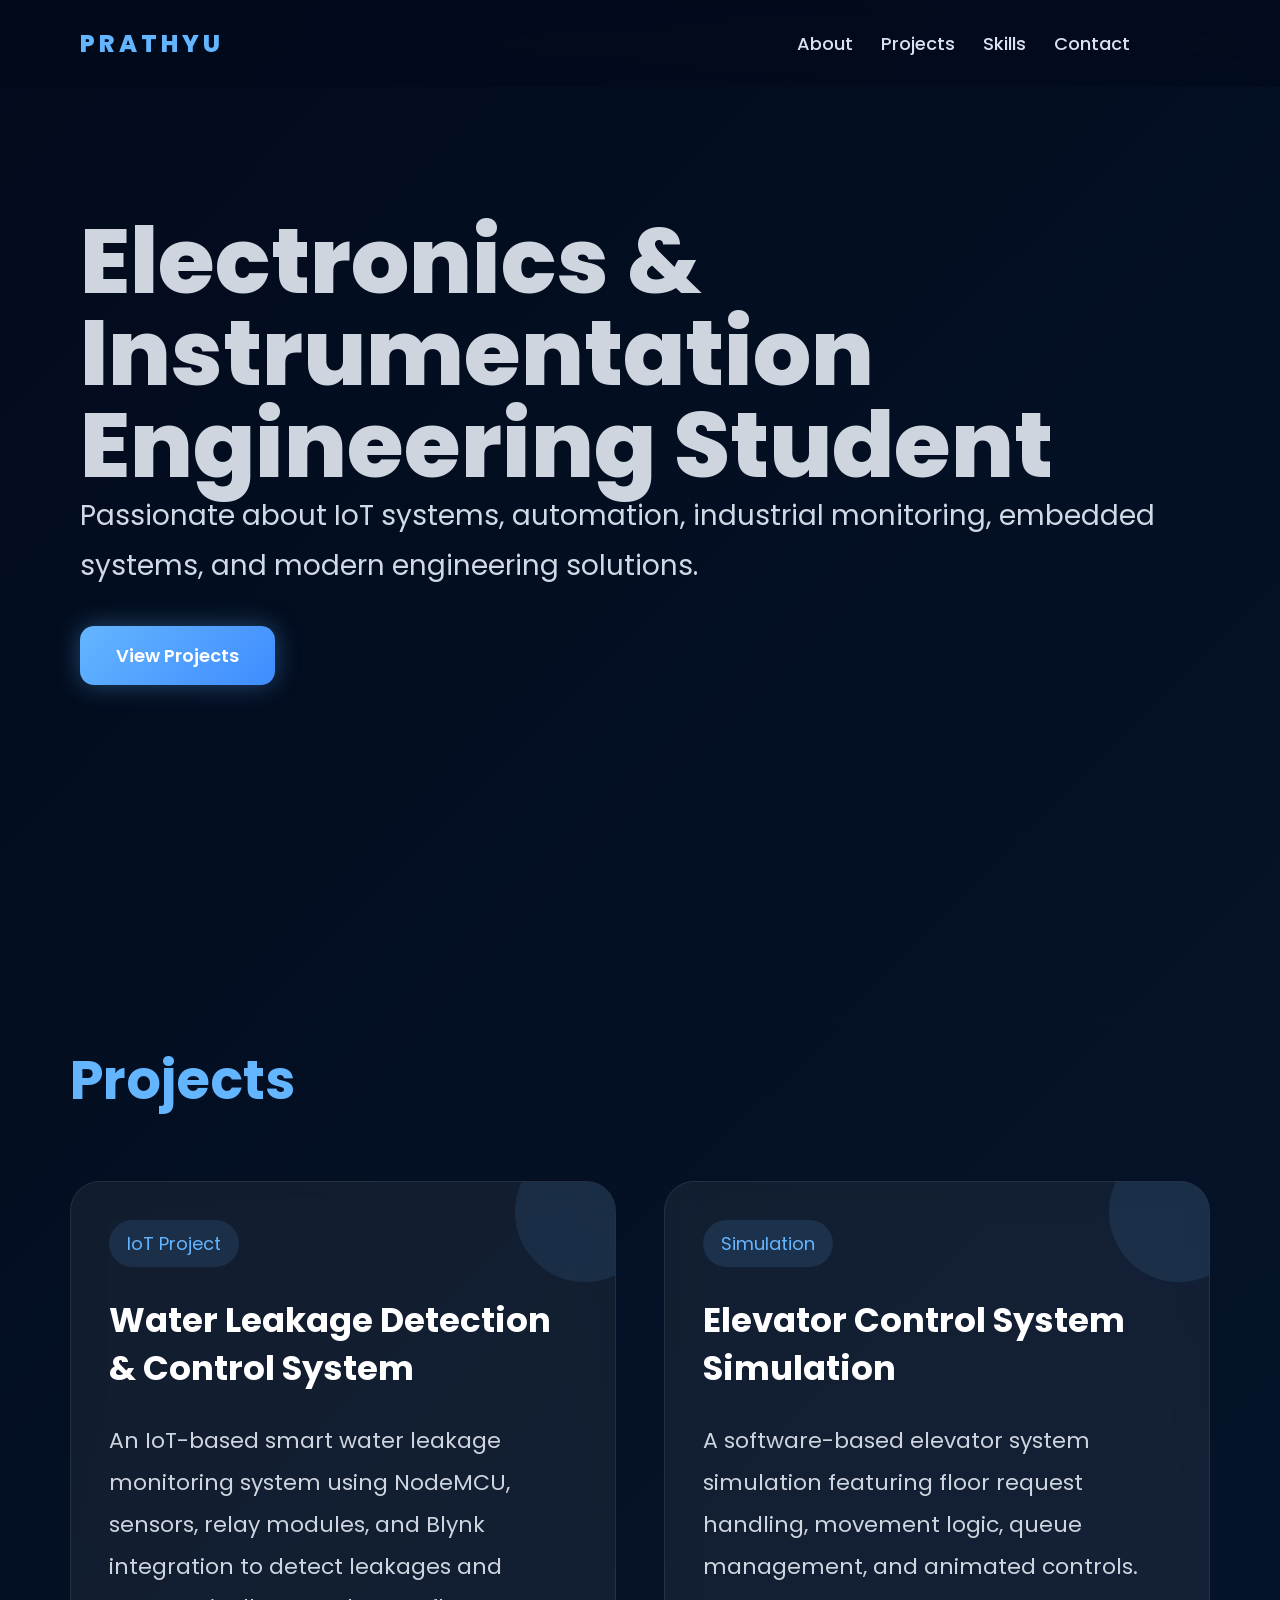
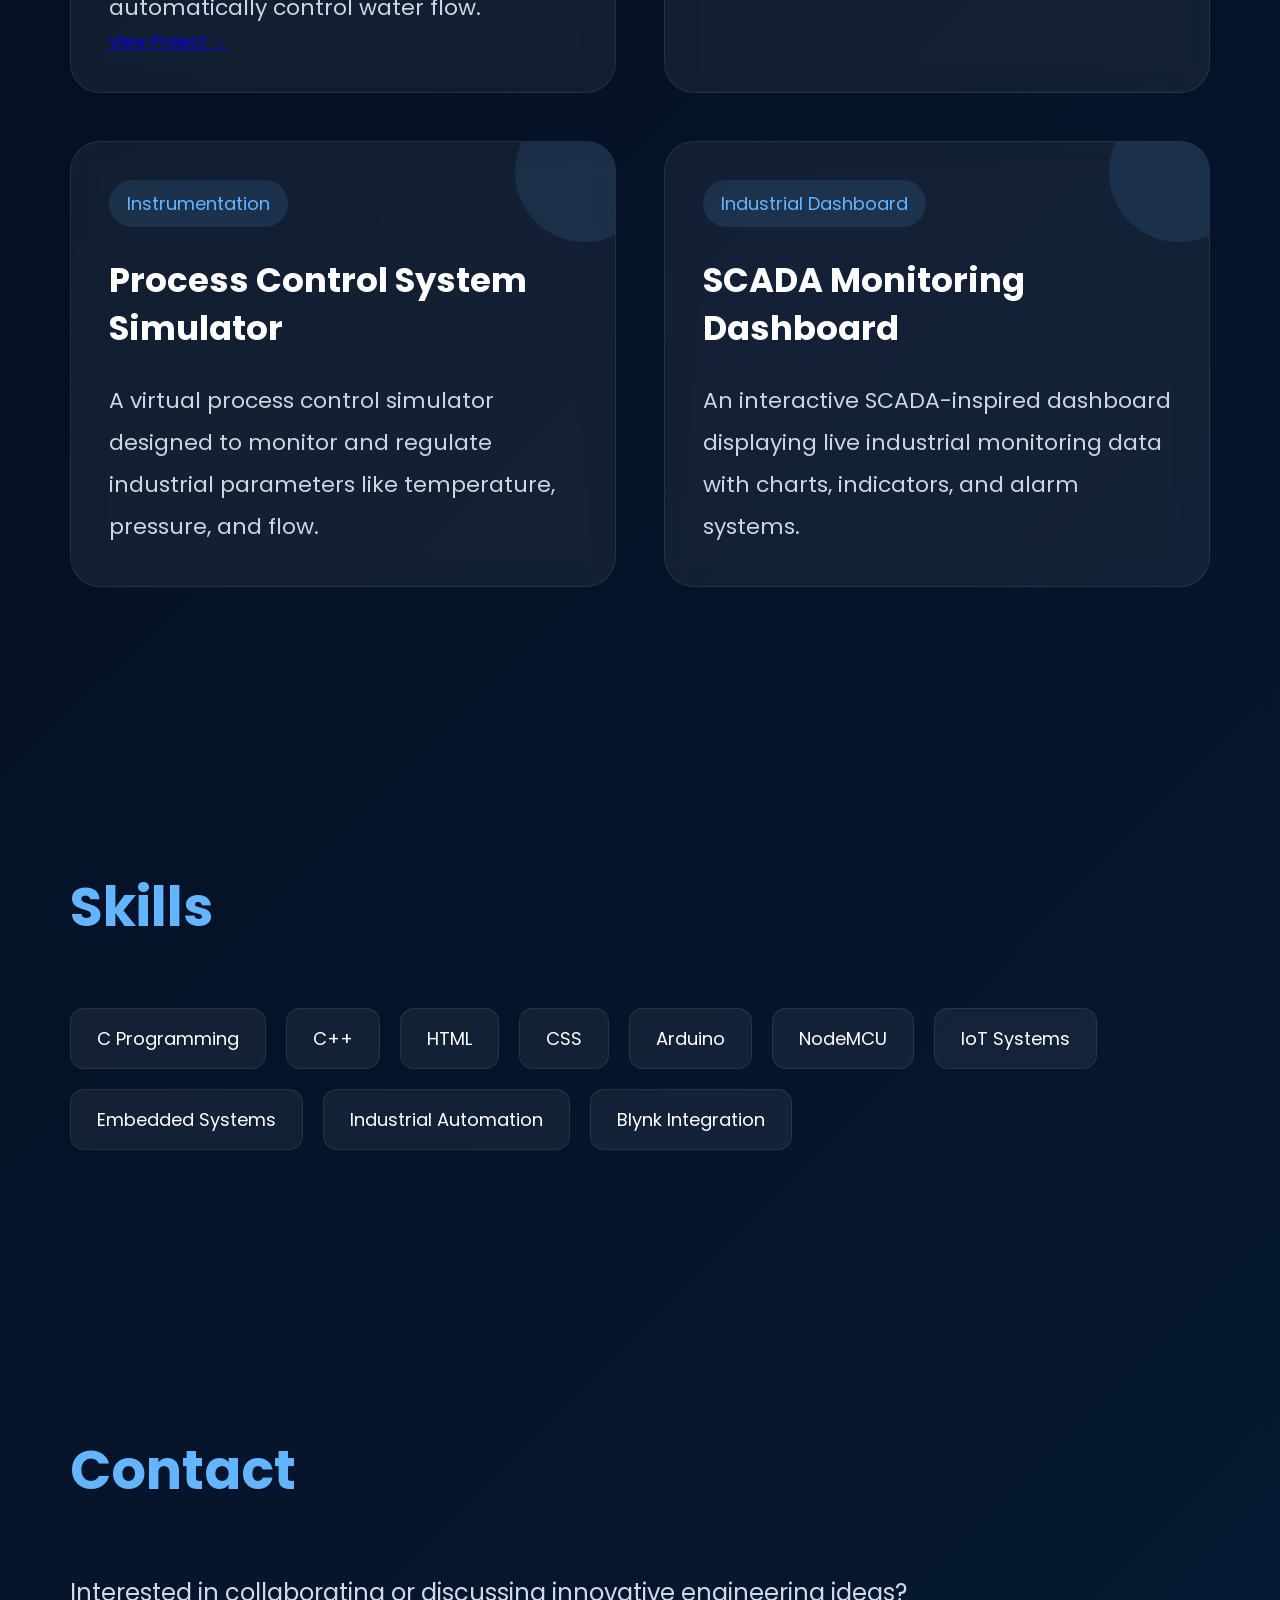
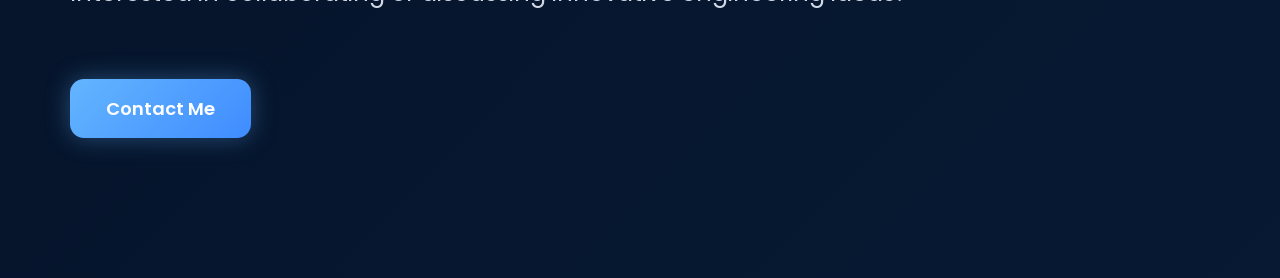
<file: index.html>
<!DOCTYPE html>

<html lang="en">

<head>

  <meta charset="UTF-8" />

  <meta name="viewport" content="width=device-width, initial-scale=1.0" />

  <title>Prathyu | Electronics & Instrumentation Portfolio</title>

  <link rel="stylesheet" href="style.css" />

  <link rel="preconnect" href="https://fonts.googleapis.com">

  <link rel="preconnect" href="https://fonts.gstatic.com" crossorigin>

  <link href="https://fonts.googleapis.com/css2?family=Poppins:wght@300;400;500;600;700&display=swap" rel="stylesheet">

</head>

<body>

  <!-- NAVBAR -->

  <header class="navbar">

    <div class="logo">PRATHYU</div>

    <nav>

      <a href="#about">About</a>

      <a href="#projects">Projects</a>

      <a href="#skills">Skills</a>

      <a href="#contact">Contact</a>

    </nav>

  </header>

  <!-- HERO SECTION -->

  <section class="hero" id="about">

    <div class="hero-text">

      <h1>

        Electronics & Instrumentation

        <span>Engineering Student</span>

      </h1>

      <p>

        Passionate about IoT systems, automation, industrial monitoring,

        embedded systems, and modern engineering solutions.

      </p>

      <a href="#projects" class="btn">View Projects</a>

    </div>

  </section>

  <!-- PROJECTS SECTION -->

  <section class="projects" id="projects">

    <h2 class="section-title">Projects</h2>

    <div class="projects-grid">

      <!-- CARD 1 -->

      <div class="project-card">

        <span class="project-tag">IoT Project</span>

        <h3>Water Leakage Detection & Control System</h3>

        <p>

          An IoT-based smart water leakage monitoring system using NodeMCU,

          sensors, relay modules, and Blynk integration to detect leakages

          and automatically control water flow.

        </p>

        <a href="waterleakage.html" class="project-btn">

          View Project →

        </a>

      </div>

      <!-- CARD 2 -->

      <div class="project-card">

        <span class="project-tag">Simulation</span>

        <h3>Elevator Control System Simulation</h3>

        <p>

          A software-based elevator system simulation featuring floor request

          handling, movement logic, queue management, and animated controls.

        </p>

      </div>

      <!-- CARD 3 -->

      <div class="project-card">

        <span class="project-tag">Instrumentation</span>

        <h3>Process Control System Simulator</h3>

        <p>

          A virtual process control simulator designed to monitor and regulate

          industrial parameters like temperature, pressure, and flow.

        </p>

      </div>

      <!-- CARD 4 -->

      <div class="project-card">

        <span class="project-tag">Industrial Dashboard</span>

        <h3>SCADA Monitoring Dashboard</h3>

        <p>

          An interactive SCADA-inspired dashboard displaying live industrial

          monitoring data with charts, indicators, and alarm systems.

        </p>

      </div>

    </div>

  </section>

  <!-- SKILLS -->

  <section class="skills" id="skills">

    <h2 class="section-title">Skills</h2>

    <div class="skills-container">

      <div class="skill-box">C Programming</div>

      <div class="skill-box">C++</div>

      <div class="skill-box">HTML</div>

      <div class="skill-box">CSS</div>

      <div class="skill-box">Arduino</div>

      <div class="skill-box">NodeMCU</div>

      <div class="skill-box">IoT Systems</div>

      <div class="skill-box">Embedded Systems</div>

      <div class="skill-box">Industrial Automation</div>

      <div class="skill-box">Blynk Integration</div>

    </div>

  </section>

  <!-- CONTACT -->

  <section class="contact" id="contact">

    <h2 class="section-title">Contact</h2>

    <p class="contact-text">

      Interested in collaborating or discussing innovative engineering ideas?

    </p>

    <a href="mailto:prathyu@example.com" class="btn">

      Contact Me

    </a>

  </section>

</body>

</html>
</file>
<file: style.css>
@import url('https://fonts.googleapis.com/css2?family=Poppins:wght@300;400;500;600;700;800&display=swap');

*{
  margin:0;
  padding:0;
  box-sizing:border-box;
  scroll-behavior:smooth;
}

:root{
  --bg:#020b1c;
  --bg2:#071933;
  --card:#182434;
  --text:#ffffff;
  --light:#cfd8e6;
  --blue:#64b5ff;
  --border:rgba(255,255,255,0.08);
}

body{
  font-family:'Poppins',sans-serif;
  background:linear-gradient(135deg,var(--bg),var(--bg2));
  color:var(--text);
  overflow-x:hidden;
}

section{
  width:100%;
}

/* NAVBAR */

.navbar{
  position:fixed;
  top:0;
  width:100%;
  padding:26px 80px;
  display:flex;
  justify-content:space-between;
  align-items:center;
  z-index:1000;
  background:rgba(2,11,28,0.6);
  backdrop-filter:blur(18px);
}

.logo{
  font-size:24px;
  font-weight:800;
  letter-spacing:4px;
  color:var(--blue);
}

.navbar nav{
  display:flex;
  gap:28px;
  margin-right:70px;
}

.navbar nav a{
  text-decoration:none;
  color:#d9e3f0;
  font-size:18px;
  font-weight:500;
  transition:0.3s;
}

.navbar nav a:hover{
  color:var(--blue);
}

/* HERO */

.hero{
  min-height:100vh;
  display:flex;
  align-items:center;
  padding:140px 80px;
}

.hero-content{
  max-width:1100px;
}

.hero h1{
  font-size:92px;
  line-height:1;
  font-weight:800;
  color:#cfd5df;
}

.hero h2{
  font-size:92px;
  line-height:1;
  font-weight:800;
  color:var(--blue);
  text-shadow:0 0 30px rgba(100,181,255,0.6);
  margin-bottom:30px;
}

.hero p{
  font-size:28px;
  color:#d2d9e6;
  line-height:1.8;
  max-width:1200px;
}

/* BUTTON */

.btn{
  display:inline-block;
  margin-top:35px;
  padding:16px 36px;
  border-radius:14px;
  background:linear-gradient(135deg,#64b5ff,#3f8cff);
  color:white;
  text-decoration:none;
  font-size:18px;
  font-weight:600;
  transition:0.3s ease;
  box-shadow:0 0 25px rgba(100,181,255,0.35);
}

.btn:hover{
  transform:translateY(-4px);
  box-shadow:0 0 40px rgba(100,181,255,0.6);
}

/* SECTION TITLES */

.section-title{
  font-size:54px;
  margin-bottom:60px;
  color:var(--blue);
  font-weight:700;
}

/* PROJECTS */

.projects{
  padding:140px 70px;
}

.projects-grid{
  display:grid;
  grid-template-columns:repeat(2,1fr);
  gap:48px;
}

.project-card{
  background:rgba(255,255,255,0.06);
  border:1px solid var(--border);
  border-radius:30px;
  padding:38px;
  position:relative;
  overflow:hidden;
  transition:0.35s ease;
  min-height:420px;
  backdrop-filter:blur(14px);
}

.project-card::before{
  content:"";
  position:absolute;
  top:-40px;
  right:-40px;
  width:140px;
  height:140px;
  border-radius:50%;
  background:rgba(100,181,255,0.1);
}

.project-card:hover{
  transform:translateY(-10px);
  border-color:rgba(100,181,255,0.35);
  box-shadow:0 20px 40px rgba(0,0,0,0.35);
}

.project-tag{
  display:inline-block;
  padding:10px 18px;
  border-radius:999px;
  background:rgba(100,181,255,0.12);
  color:var(--blue);
  font-size:18px;
  margin-bottom:30px;
}

.project-card h3{
  font-size:34px;
  line-height:1.4;
  margin-bottom:28px;
}

.project-card p{
  font-size:22px;
  line-height:1.9;
  color:#cfd5df;
}

/* SKILLS */

.skills{
  padding:140px 70px;
}

.skills-container{
  display:flex;
  flex-wrap:wrap;
  gap:20px;
  margin-top:40px;
}

.skill-box{
  padding:16px 26px;
  background:rgba(255,255,255,0.06);
  border-radius:14px;
  border:1px solid rgba(255,255,255,0.08);
  color:white;
  font-size:18px;
}

/* CONTACT */

.contact{
  padding:140px 70px;
}

.contact-text{
  font-size:24px;
  color:#d2d9e6;
  margin:30px 0;
  line-height:1.8;
}

/* FOOTER */

.footer{
  text-align:center;
  padding:40px;
  color:#b7c3d8;
  border-top:1px solid rgba(255,255,255,0.08);
  margin-top:100px;
}

/* RESPONSIVE */

@media(max-width:1100px){

  .hero h1,
  .hero h2{
    font-size:70px;
  }

  .projects-grid{
    grid-template-columns:1fr;
  }
}

@media(max-width:768px){

  .navbar{
    padding:22px 30px;
  }

  .navbar nav{
    gap:18px;
    margin-right:0;
  }

  .hero{
    padding:120px 30px;
  }

  .hero h1,
  .hero h2{
    font-size:52px;
  }

  .hero p{
    font-size:20px;
  }

  .projects,
  .skills,
  .contact{
    padding:100px 30px;
  }

  .section-title{
    font-size:42px;
  }

  .project-card{
    min-height:auto;
  }
}
</file>
